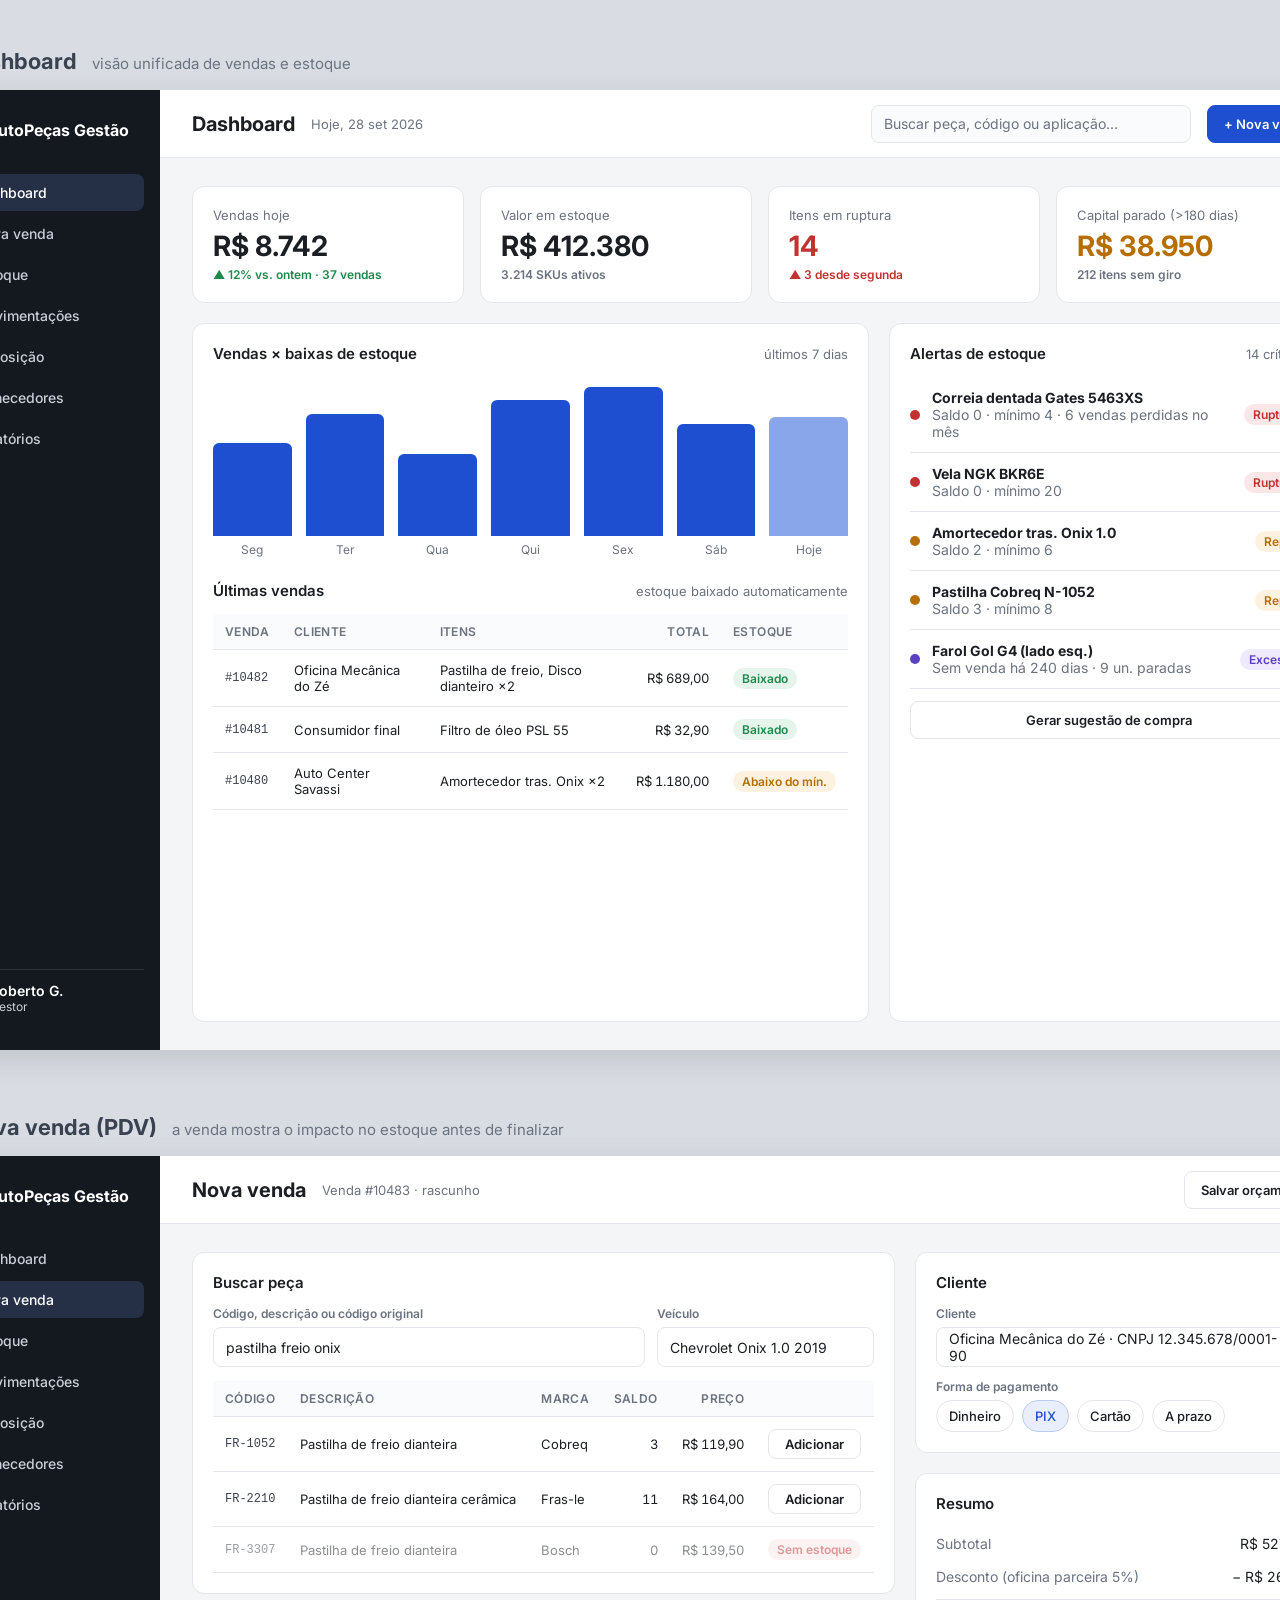
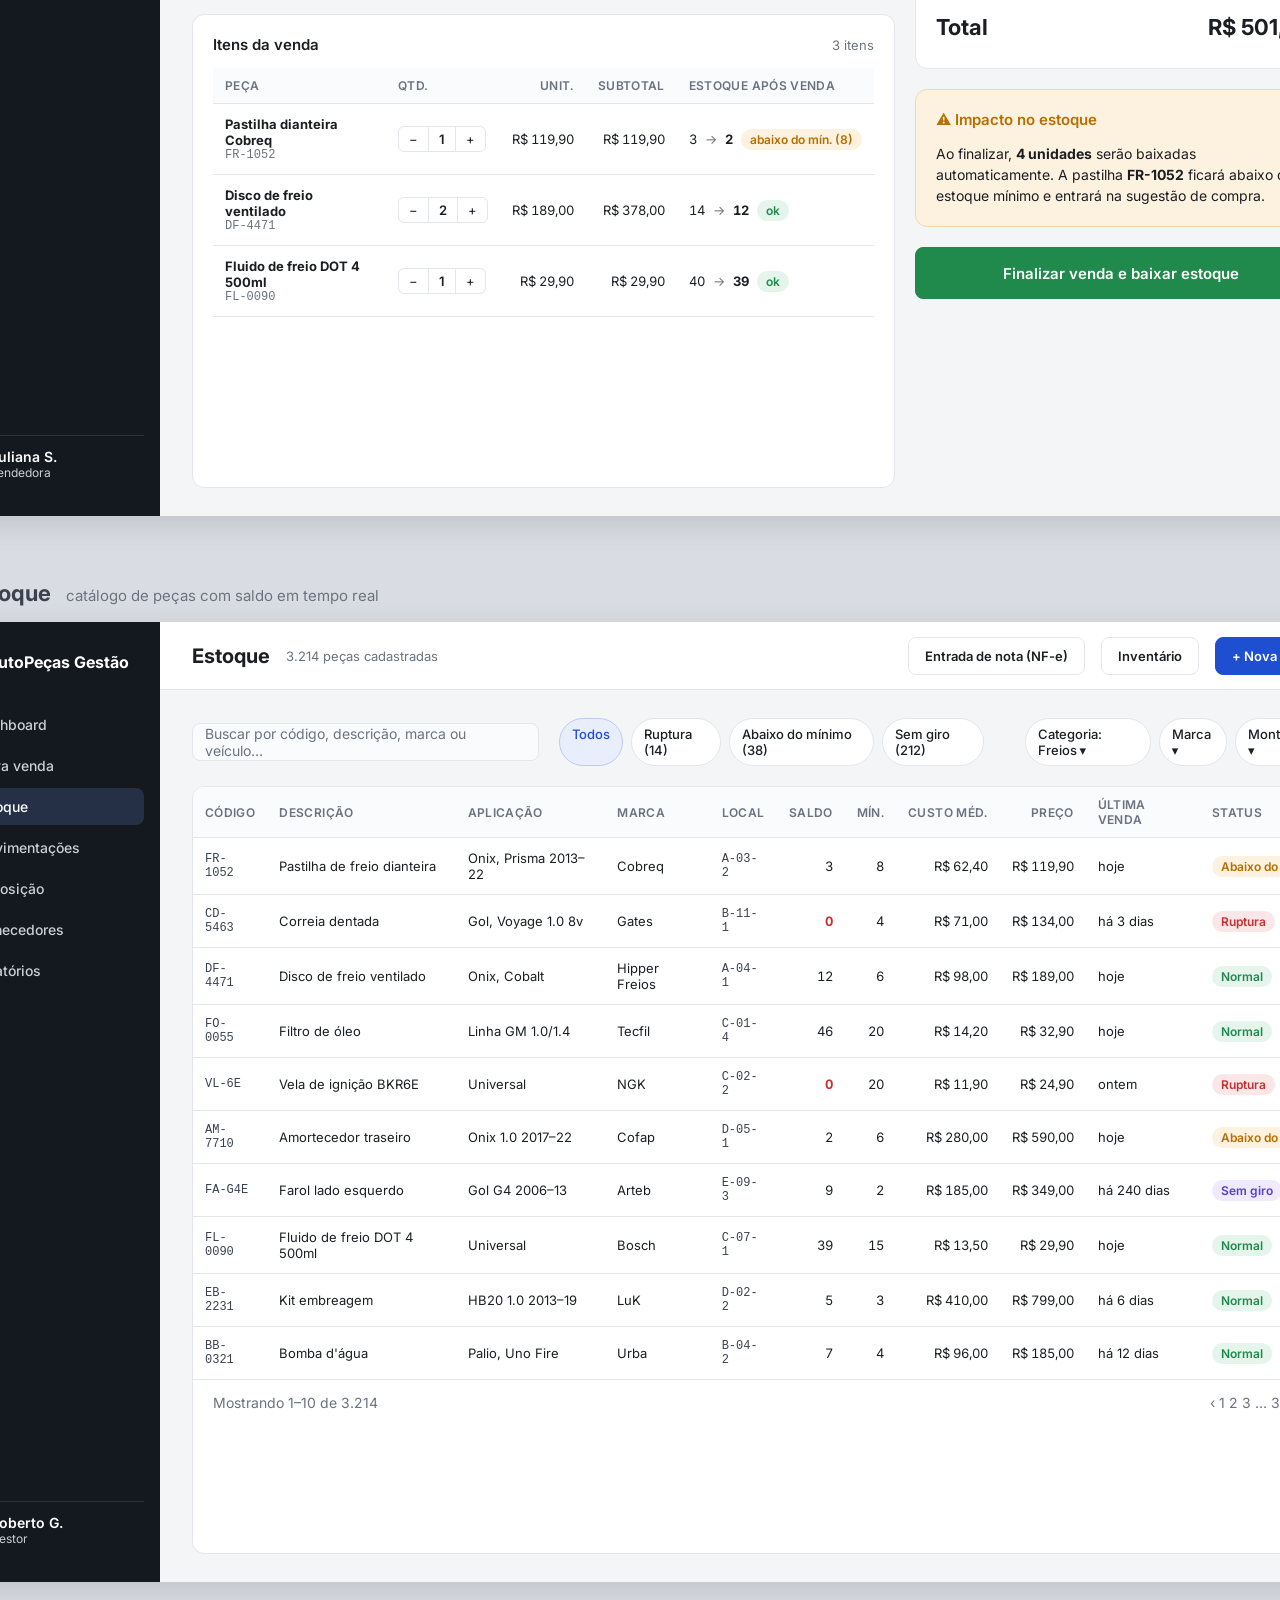
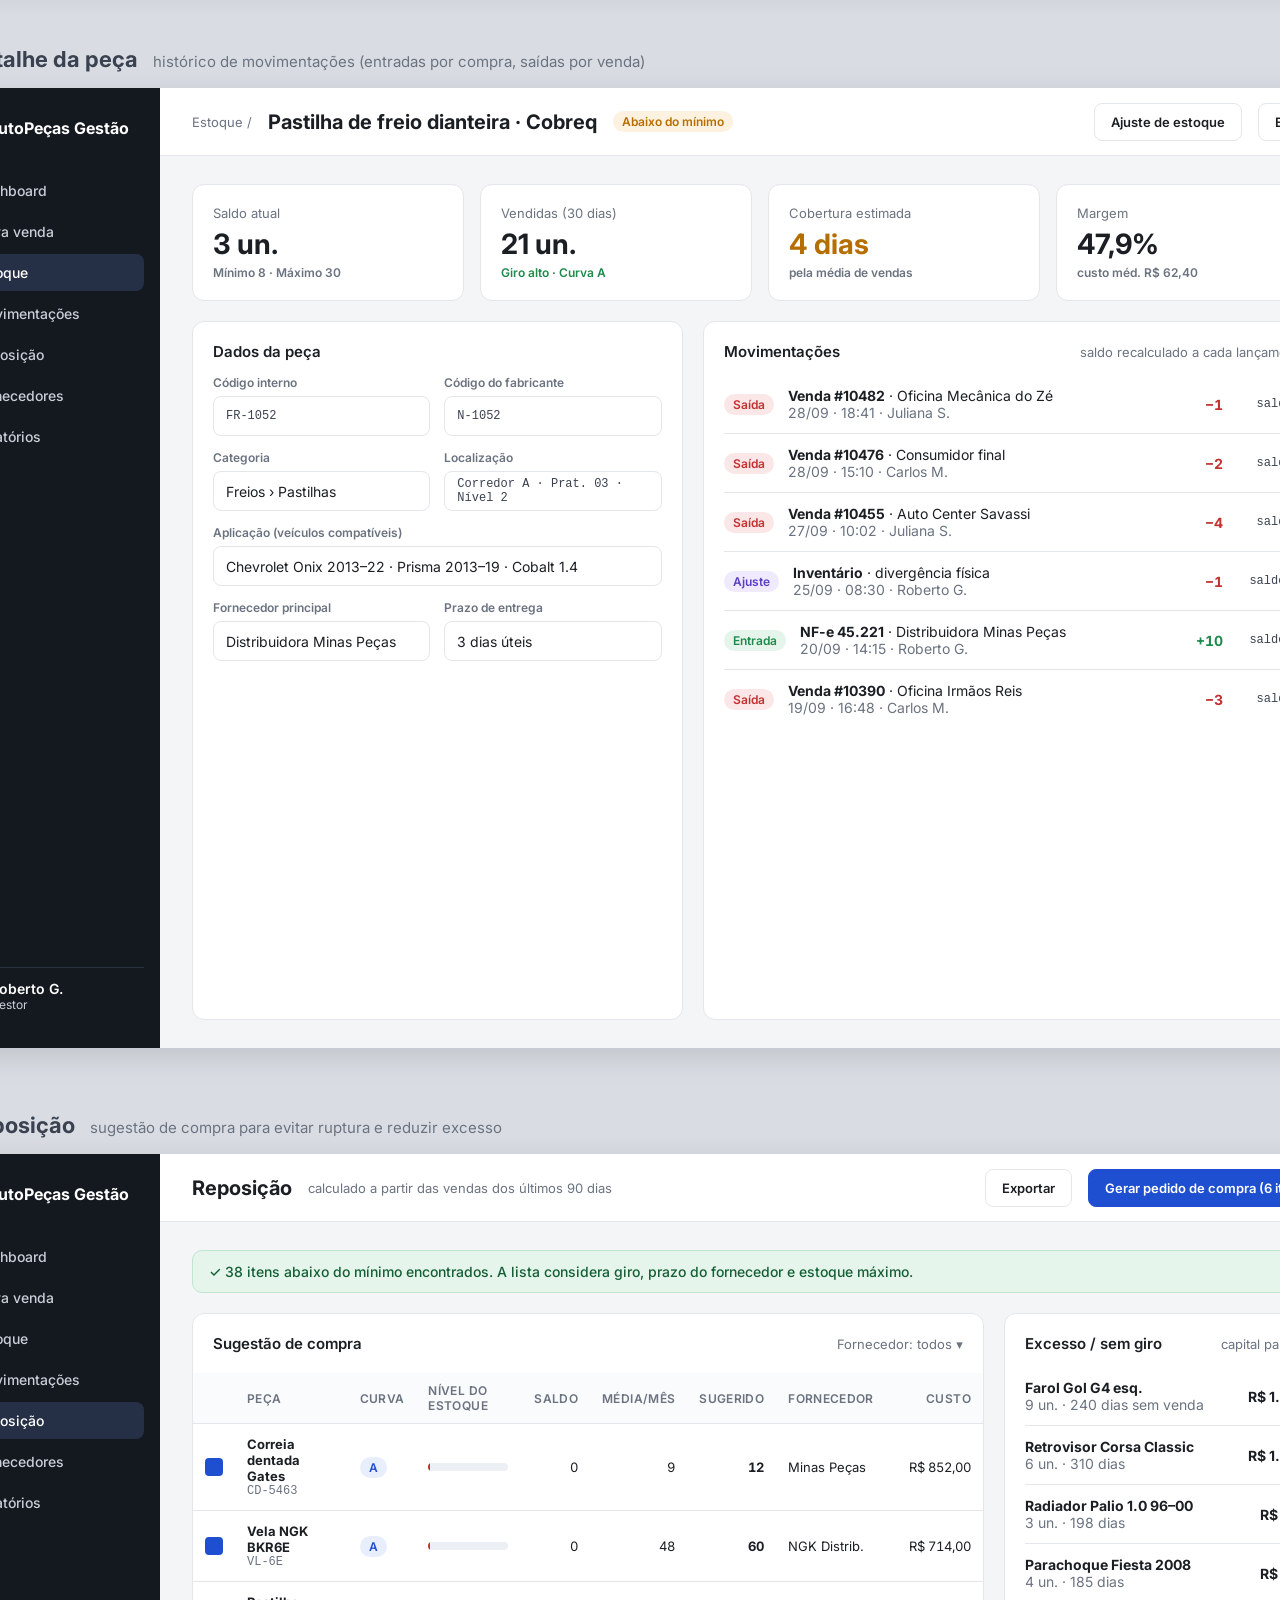
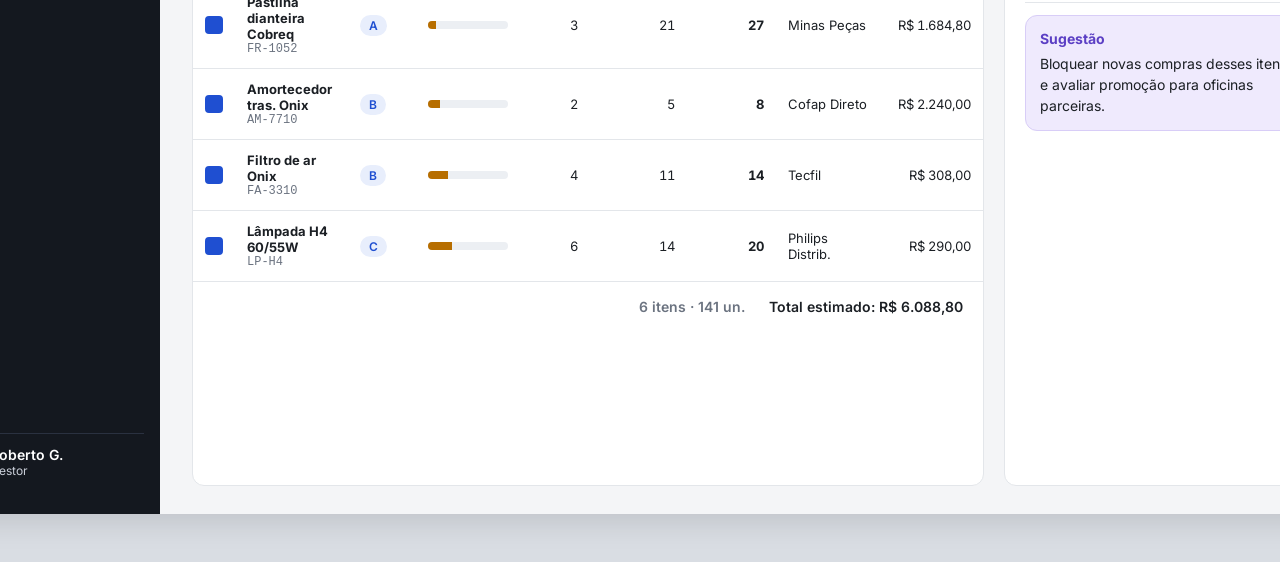
<file: prototipo/prototipo-estoque-autopecas.html>
<!DOCTYPE html>
<html lang="pt-BR">
<head>
<meta charset="UTF-8">
<title>Protótipo — Estoque Integrado a Vendas (Autopeças)</title>
<link href="https://fonts.googleapis.com/css2?family=Inter:wght@400;500;600;700&display=swap" rel="stylesheet">
<style>
  :root{
    --bg:#f4f5f7; --surface:#ffffff; --border:#e3e6ea; --text:#1b1f24; --muted:#6b7380;
    --primary:#1f4fd1; --primary-soft:#e8eefc; --dark:#14181f;
    --ok:#1f8a4c; --ok-soft:#e5f5ec; --warn:#b76e00; --warn-soft:#fdf2df;
    --danger:#c43131; --danger-soft:#fbe7e7; --info:#5b3fc4; --info-soft:#efeafd;
  }
  *{box-sizing:border-box;margin:0;padding:0}
  body{font-family:Inter,system-ui,sans-serif;background:#d9dde3;color:var(--text);font-size:14px;padding:48px;display:flex;flex-direction:column;gap:64px;align-items:center}
  .label{font-size:22px;font-weight:700;color:#3a4150;width:1440px;margin-bottom:-48px}
  .label span{font-weight:400;color:#6b7380;font-size:15px;margin-left:10px}
  .frame{width:1440px;height:960px;background:var(--bg);display:flex;border-radius:12px;overflow:hidden;box-shadow:0 8px 30px rgba(0,0,0,.12)}
  /* sidebar */
  .side{width:240px;background:var(--dark);color:#c9ced8;padding:24px 16px;display:flex;flex-direction:column;gap:4px;flex-shrink:0}
  .brand{display:flex;align-items:center;gap:10px;color:#fff;font-weight:700;font-size:16px;padding:0 8px 24px}
  .logo{width:32px;height:32px;border-radius:8px;background:var(--primary);display:grid;place-items:center;font-size:14px}
  .nav{padding:10px 12px;border-radius:8px;display:flex;align-items:center;gap:10px;font-weight:500}
  .nav.active{background:#253047;color:#fff}
  .ico{width:16px;height:16px;border-radius:4px;border:2px solid currentColor;opacity:.8}
  .side .foot{margin-top:auto;padding:12px;border-top:1px solid #2a3140;display:flex;gap:10px;align-items:center}
  .avatar{width:32px;height:32px;border-radius:50%;background:#3a4a6b;display:grid;place-items:center;color:#fff;font-weight:600;font-size:12px}
  /* main */
  .main{flex:1;display:flex;flex-direction:column;min-width:0}
  .top{height:68px;background:var(--surface);border-bottom:1px solid var(--border);display:flex;align-items:center;padding:0 32px;gap:16px}
  .top h1{font-size:20px;font-weight:700}
  .crumb{color:var(--muted);font-size:13px}
  .spacer{flex:1}
  .search{width:320px;height:38px;border:1px solid var(--border);border-radius:8px;padding:0 12px;display:flex;align-items:center;color:var(--muted);background:#fafbfc}
  .btn{height:38px;padding:0 16px;border-radius:8px;border:1px solid var(--border);background:var(--surface);font-weight:600;display:inline-flex;align-items:center;gap:8px;font-size:13px}
  .btn.primary{background:var(--primary);color:#fff;border-color:var(--primary)}
  .btn.ok{background:var(--ok);color:#fff;border-color:var(--ok)}
  .content{padding:28px 32px;display:flex;flex-direction:column;gap:20px;flex:1;overflow:hidden}
  .card{background:var(--surface);border:1px solid var(--border);border-radius:12px;padding:20px}
  .card h3{font-size:15px;font-weight:600;margin-bottom:14px;display:flex;align-items:center;gap:8px}
  .card h3 .sub{font-weight:400;color:var(--muted);font-size:13px;margin-left:auto}
  .grid4{display:grid;grid-template-columns:repeat(4,1fr);gap:16px}
  .kpi .v{font-size:28px;font-weight:700;margin:6px 0 4px}
  .kpi .l{color:var(--muted);font-size:13px}
  .kpi .d{font-size:12px;font-weight:600}
  .up{color:var(--ok)} .down{color:var(--danger)}
  table{width:100%;border-collapse:collapse}
  th{text-align:left;font-size:12px;color:var(--muted);font-weight:600;text-transform:uppercase;letter-spacing:.03em;padding:10px 12px;border-bottom:1px solid var(--border);background:#fafbfc}
  td{padding:12px;border-bottom:1px solid var(--border);font-size:13px}
  td.num,th.num{text-align:right;white-space:nowrap;font-variant-numeric:tabular-nums}
  .mono{font-family:ui-monospace,Menlo,monospace;font-size:12px;color:#3a4150}
  .tag{display:inline-block;white-space:nowrap;padding:3px 9px;border-radius:999px;font-size:12px;font-weight:600}
  .t-ok{background:var(--ok-soft);color:var(--ok)} .t-warn{background:var(--warn-soft);color:var(--warn)}
  .t-danger{background:var(--danger-soft);color:var(--danger)} .t-info{background:var(--info-soft);color:var(--info)}
  .t-blue{background:var(--primary-soft);color:var(--primary)}
  .row{display:flex;gap:20px}
  .muted{color:var(--muted)}
  .chips{display:flex;gap:8px}
  .chip{padding:7px 12px;border:1px solid var(--border);border-radius:999px;background:var(--surface);font-size:13px;font-weight:500}
  .chip.on{background:var(--primary-soft);border-color:#bccbf5;color:var(--primary)}
  .bars{display:flex;align-items:stretch;gap:14px;height:180px;padding-top:10px}
  .bar{flex:1;display:flex;flex-direction:column;justify-content:flex-end;align-items:center;gap:6px;font-size:12px;color:var(--muted)}
  .bar i{display:block;width:100%;background:var(--primary);border-radius:6px 6px 0 0}
  .alert{display:flex;gap:12px;align-items:center;padding:12px 0;border-bottom:1px solid var(--border)}
  .alert:last-child{border-bottom:0}
  .dot{width:10px;height:10px;border-radius:50%;flex-shrink:0}
  .field{display:flex;flex-direction:column;gap:6px}
  .field label{font-size:12px;font-weight:600;color:var(--muted)}
  .input{height:40px;border:1px solid var(--border);border-radius:8px;padding:0 12px;display:flex;align-items:center;background:#fff}
  .qty{display:inline-flex;border:1px solid var(--border);border-radius:6px;overflow:hidden}
  .qty span{padding:4px 10px}
  .qty span:nth-child(2){border-left:1px solid var(--border);border-right:1px solid var(--border);font-weight:600}
  .total{display:flex;justify-content:space-between;padding:8px 0}
  .total.big{font-size:22px;font-weight:700;border-top:1px solid var(--border);padding-top:14px;margin-top:6px}
  .impact{display:flex;align-items:center;gap:8px;font-variant-numeric:tabular-nums}
  .arrow{color:var(--muted)}
  .timeline{display:flex;flex-direction:column}
  .tl{display:flex;gap:14px;padding:12px 0;border-bottom:1px solid var(--border);align-items:center}
  .tl .q{width:70px;text-align:right;font-weight:700;font-variant-numeric:tabular-nums}
  .progress{height:8px;background:#eceff3;border-radius:99px;overflow:hidden;width:80px}
  .progress i{display:block;height:100%}
  .banner{display:flex;gap:12px;align-items:center;background:var(--ok-soft);border:1px solid #bfe5cf;color:#155f35;border-radius:10px;padding:12px 16px;font-weight:500}
  .check{width:18px;height:18px;border:2px solid #b7bec9;border-radius:4px;display:inline-block;vertical-align:middle}
  .check.on{background:var(--primary);border-color:var(--primary)}
</style>
</head>
<body>

<!-- ================= TELA 1 — DASHBOARD ================= -->
<div class="label">01 · Dashboard <span>visão unificada de vendas e estoque</span></div>
<div class="frame">
  <aside class="side">
    <div class="brand"><div class="logo">AP</div>AutoPeças Gestão</div>
    <div class="nav active"><i class="ico"></i>Dashboard</div>
    <div class="nav"><i class="ico"></i>Nova venda</div>
    <div class="nav"><i class="ico"></i>Estoque</div>
    <div class="nav"><i class="ico"></i>Movimentações</div>
    <div class="nav"><i class="ico"></i>Reposição</div>
    <div class="nav"><i class="ico"></i>Fornecedores</div>
    <div class="nav"><i class="ico"></i>Relatórios</div>
    <div class="foot"><div class="avatar">RG</div><div><div style="color:#fff;font-weight:600">Roberto G.</div><div style="font-size:12px">Gestor</div></div></div>
  </aside>
  <main class="main">
    <div class="top"><h1>Dashboard</h1><span class="crumb">Hoje, 28 set 2026</span><div class="spacer"></div><div class="search">Buscar peça, código ou aplicação…</div><div class="btn primary">+ Nova venda</div></div>
    <div class="content">
      <div class="grid4">
        <div class="card kpi"><div class="l">Vendas hoje</div><div class="v">R$ 8.742</div><div class="d up">▲ 12% vs. ontem · 37 vendas</div></div>
        <div class="card kpi"><div class="l">Valor em estoque</div><div class="v">R$ 412.380</div><div class="d muted">3.214 SKUs ativos</div></div>
        <div class="card kpi"><div class="l">Itens em ruptura</div><div class="v" style="color:var(--danger)">14</div><div class="d down">▲ 3 desde segunda</div></div>
        <div class="card kpi"><div class="l">Capital parado (&gt;180 dias)</div><div class="v" style="color:var(--warn)">R$ 38.950</div><div class="d muted">212 itens sem giro</div></div>
      </div>
      <div class="row" style="flex:1;min-height:0">
        <div class="card" style="flex:1.6">
          <h3>Vendas × baixas de estoque <span class="sub">últimos 7 dias</span></h3>
          <div class="bars">
            <div class="bar"><i style="height:55%"></i>Seg</div><div class="bar"><i style="height:72%"></i>Ter</div>
            <div class="bar"><i style="height:48%"></i>Qua</div><div class="bar"><i style="height:80%"></i>Qui</div>
            <div class="bar"><i style="height:92%"></i>Sex</div><div class="bar"><i style="height:66%"></i>Sáb</div>
            <div class="bar"><i style="height:70%;background:#8aa6ea"></i>Hoje</div>
          </div>
          <h3 style="margin-top:24px">Últimas vendas <span class="sub">estoque baixado automaticamente</span></h3>
          <table>
            <tr><th>Venda</th><th>Cliente</th><th>Itens</th><th class="num">Total</th><th>Estoque</th></tr>
            <tr><td class="mono">#10482</td><td>Oficina Mecânica do Zé</td><td>Pastilha de freio, Disco dianteiro ×2</td><td class="num">R$ 689,00</td><td><span class="tag t-ok">Baixado</span></td></tr>
            <tr><td class="mono">#10481</td><td>Consumidor final</td><td>Filtro de óleo PSL 55</td><td class="num">R$ 32,90</td><td><span class="tag t-ok">Baixado</span></td></tr>
            <tr><td class="mono">#10480</td><td>Auto Center Savassi</td><td>Amortecedor tras. Onix ×2</td><td class="num">R$ 1.180,00</td><td><span class="tag t-warn">Abaixo do mín.</span></td></tr>
          </table>
        </div>
        <div class="card" style="flex:1">
          <h3>Alertas de estoque <span class="sub">14 críticos</span></h3>
          <div class="alert"><span class="dot" style="background:var(--danger)"></span><div style="flex:1"><b>Correia dentada Gates 5463XS</b><div class="muted">Saldo 0 · mínimo 4 · 6 vendas perdidas no mês</div></div><span class="tag t-danger">Ruptura</span></div>
          <div class="alert"><span class="dot" style="background:var(--danger)"></span><div style="flex:1"><b>Vela NGK BKR6E</b><div class="muted">Saldo 0 · mínimo 20</div></div><span class="tag t-danger">Ruptura</span></div>
          <div class="alert"><span class="dot" style="background:var(--warn)"></span><div style="flex:1"><b>Amortecedor tras. Onix 1.0</b><div class="muted">Saldo 2 · mínimo 6</div></div><span class="tag t-warn">Repor</span></div>
          <div class="alert"><span class="dot" style="background:var(--warn)"></span><div style="flex:1"><b>Pastilha Cobreq N-1052</b><div class="muted">Saldo 3 · mínimo 8</div></div><span class="tag t-warn">Repor</span></div>
          <div class="alert"><span class="dot" style="background:var(--info)"></span><div style="flex:1"><b>Farol Gol G4 (lado esq.)</b><div class="muted">Sem venda há 240 dias · 9 un. paradas</div></div><span class="tag t-info">Excesso</span></div>
          <div class="btn" style="margin-top:12px;width:100%;justify-content:center">Gerar sugestão de compra</div>
        </div>
      </div>
    </div>
  </main>
</div>

<!-- ================= TELA 2 — NOVA VENDA (PDV) ================= -->
<div class="label">02 · Nova venda (PDV) <span>a venda mostra o impacto no estoque antes de finalizar</span></div>
<div class="frame">
  <aside class="side">
    <div class="brand"><div class="logo">AP</div>AutoPeças Gestão</div>
    <div class="nav"><i class="ico"></i>Dashboard</div>
    <div class="nav active"><i class="ico"></i>Nova venda</div>
    <div class="nav"><i class="ico"></i>Estoque</div>
    <div class="nav"><i class="ico"></i>Movimentações</div>
    <div class="nav"><i class="ico"></i>Reposição</div>
    <div class="nav"><i class="ico"></i>Fornecedores</div>
    <div class="nav"><i class="ico"></i>Relatórios</div>
    <div class="foot"><div class="avatar">JS</div><div><div style="color:#fff;font-weight:600">Juliana S.</div><div style="font-size:12px">Vendedora</div></div></div>
  </aside>
  <main class="main">
    <div class="top"><h1>Nova venda</h1><span class="crumb">Venda #10483 · rascunho</span><div class="spacer"></div><div class="btn">Salvar orçamento</div></div>
    <div class="content" style="flex-direction:row">
      <div style="flex:1.7;display:flex;flex-direction:column;gap:20px">
        <div class="card">
          <h3>Buscar peça</h3>
          <div class="row" style="gap:12px">
            <div class="field" style="flex:2"><label>Código, descrição ou código original</label><div class="input">pastilha freio onix</div></div>
            <div class="field" style="flex:1"><label>Veículo</label><div class="input">Chevrolet Onix 1.0 2019</div></div>
          </div>
          <table style="margin-top:14px">
            <tr><th>Código</th><th>Descrição</th><th>Marca</th><th class="num">Saldo</th><th class="num">Preço</th><th></th></tr>
            <tr><td class="mono">FR-1052</td><td>Pastilha de freio dianteira</td><td>Cobreq</td><td class="num">3</td><td class="num">R$ 119,90</td><td><span class="btn" style="height:30px">Adicionar</span></td></tr>
            <tr><td class="mono">FR-2210</td><td>Pastilha de freio dianteira cerâmica</td><td>Fras-le</td><td class="num">11</td><td class="num">R$ 164,00</td><td><span class="btn" style="height:30px">Adicionar</span></td></tr>
            <tr style="opacity:.5"><td class="mono">FR-3307</td><td>Pastilha de freio dianteira</td><td>Bosch</td><td class="num">0</td><td class="num">R$ 139,50</td><td><span class="tag t-danger">Sem estoque</span></td></tr>
          </table>
        </div>
        <div class="card" style="flex:1">
          <h3>Itens da venda <span class="sub">3 itens</span></h3>
          <table>
            <tr><th>Peça</th><th>Qtd.</th><th class="num">Unit.</th><th class="num">Subtotal</th><th>Estoque após venda</th></tr>
            <tr><td><b>Pastilha dianteira Cobreq</b><div class="muted mono">FR-1052</div></td><td><span class="qty"><span>−</span><span>1</span><span>+</span></span></td><td class="num">R$ 119,90</td><td class="num">R$ 119,90</td><td><span class="impact">3 <span class="arrow">→</span> <b>2</b> <span class="tag t-warn">abaixo do mín. (8)</span></span></td></tr>
            <tr><td><b>Disco de freio ventilado</b><div class="muted mono">DF-4471</div></td><td><span class="qty"><span>−</span><span>2</span><span>+</span></span></td><td class="num">R$ 189,00</td><td class="num">R$ 378,00</td><td><span class="impact">14 <span class="arrow">→</span> <b>12</b> <span class="tag t-ok">ok</span></span></td></tr>
            <tr><td><b>Fluido de freio DOT 4 500ml</b><div class="muted mono">FL-0090</div></td><td><span class="qty"><span>−</span><span>1</span><span>+</span></span></td><td class="num">R$ 29,90</td><td class="num">R$ 29,90</td><td><span class="impact">40 <span class="arrow">→</span> <b>39</b> <span class="tag t-ok">ok</span></span></td></tr>
          </table>
        </div>
      </div>
      <div style="flex:1;display:flex;flex-direction:column;gap:20px">
        <div class="card">
          <h3>Cliente</h3>
          <div class="field"><label>Cliente</label><div class="input">Oficina Mecânica do Zé · CNPJ 12.345.678/0001-90</div></div>
          <div class="field" style="margin-top:12px"><label>Forma de pagamento</label>
            <div class="chips"><span class="chip">Dinheiro</span><span class="chip on">PIX</span><span class="chip">Cartão</span><span class="chip">A prazo</span></div></div>
        </div>
        <div class="card">
          <h3>Resumo</h3>
          <div class="total"><span class="muted">Subtotal</span><span>R$ 527,80</span></div>
          <div class="total"><span class="muted">Desconto (oficina parceira 5%)</span><span>− R$ 26,39</span></div>
          <div class="total big"><span>Total</span><span>R$ 501,41</span></div>
        </div>
        <div class="card" style="background:var(--warn-soft);border-color:#f1d9ac">
          <h3 style="color:var(--warn)">⚠ Impacto no estoque</h3>
          <p style="line-height:1.5">Ao finalizar, <b>4 unidades</b> serão baixadas automaticamente. A pastilha <b>FR-1052</b> ficará abaixo do estoque mínimo e entrará na sugestão de compra.</p>
        </div>
        <div class="btn ok" style="height:52px;justify-content:center;font-size:15px">Finalizar venda e baixar estoque</div>
      </div>
    </div>
  </main>
</div>

<!-- ================= TELA 3 — ESTOQUE ================= -->
<div class="label">03 · Estoque <span>catálogo de peças com saldo em tempo real</span></div>
<div class="frame">
  <aside class="side">
    <div class="brand"><div class="logo">AP</div>AutoPeças Gestão</div>
    <div class="nav"><i class="ico"></i>Dashboard</div>
    <div class="nav"><i class="ico"></i>Nova venda</div>
    <div class="nav active"><i class="ico"></i>Estoque</div>
    <div class="nav"><i class="ico"></i>Movimentações</div>
    <div class="nav"><i class="ico"></i>Reposição</div>
    <div class="nav"><i class="ico"></i>Fornecedores</div>
    <div class="nav"><i class="ico"></i>Relatórios</div>
    <div class="foot"><div class="avatar">RG</div><div><div style="color:#fff;font-weight:600">Roberto G.</div><div style="font-size:12px">Gestor</div></div></div>
  </aside>
  <main class="main">
    <div class="top"><h1>Estoque</h1><span class="crumb">3.214 peças cadastradas</span><div class="spacer"></div><div class="btn">Entrada de nota (NF-e)</div><div class="btn">Inventário</div><div class="btn primary">+ Nova peça</div></div>
    <div class="content">
      <div class="row" style="align-items:center">
        <div class="search" style="width:380px">Buscar por código, descrição, marca ou veículo…</div>
        <div class="chips"><span class="chip on">Todos</span><span class="chip">Ruptura (14)</span><span class="chip">Abaixo do mínimo (38)</span><span class="chip">Sem giro (212)</span></div>
        <div class="spacer"></div>
        <div class="chips"><span class="chip">Categoria: Freios ▾</span><span class="chip">Marca ▾</span><span class="chip">Montadora ▾</span></div>
      </div>
      <div class="card" style="padding:0;overflow:hidden;flex:1">
        <table>
          <tr><th>Código</th><th>Descrição</th><th>Aplicação</th><th>Marca</th><th>Local</th><th class="num">Saldo</th><th class="num">Mín.</th><th class="num">Custo méd.</th><th class="num">Preço</th><th>Última venda</th><th>Status</th></tr>
          <tr><td class="mono">FR-1052</td><td>Pastilha de freio dianteira</td><td>Onix, Prisma 2013–22</td><td>Cobreq</td><td class="mono">A-03-2</td><td class="num">3</td><td class="num">8</td><td class="num">R$ 62,40</td><td class="num">R$ 119,90</td><td>hoje</td><td><span class="tag t-warn">Abaixo do mín.</span></td></tr>
          <tr><td class="mono">CD-5463</td><td>Correia dentada</td><td>Gol, Voyage 1.0 8v</td><td>Gates</td><td class="mono">B-11-1</td><td class="num" style="color:var(--danger);font-weight:700">0</td><td class="num">4</td><td class="num">R$ 71,00</td><td class="num">R$ 134,00</td><td>há 3 dias</td><td><span class="tag t-danger">Ruptura</span></td></tr>
          <tr><td class="mono">DF-4471</td><td>Disco de freio ventilado</td><td>Onix, Cobalt</td><td>Hipper Freios</td><td class="mono">A-04-1</td><td class="num">12</td><td class="num">6</td><td class="num">R$ 98,00</td><td class="num">R$ 189,00</td><td>hoje</td><td><span class="tag t-ok">Normal</span></td></tr>
          <tr><td class="mono">FO-0055</td><td>Filtro de óleo</td><td>Linha GM 1.0/1.4</td><td>Tecfil</td><td class="mono">C-01-4</td><td class="num">46</td><td class="num">20</td><td class="num">R$ 14,20</td><td class="num">R$ 32,90</td><td>hoje</td><td><span class="tag t-ok">Normal</span></td></tr>
          <tr><td class="mono">VL-6E</td><td>Vela de ignição BKR6E</td><td>Universal</td><td>NGK</td><td class="mono">C-02-2</td><td class="num" style="color:var(--danger);font-weight:700">0</td><td class="num">20</td><td class="num">R$ 11,90</td><td class="num">R$ 24,90</td><td>ontem</td><td><span class="tag t-danger">Ruptura</span></td></tr>
          <tr><td class="mono">AM-7710</td><td>Amortecedor traseiro</td><td>Onix 1.0 2017–22</td><td>Cofap</td><td class="mono">D-05-1</td><td class="num">2</td><td class="num">6</td><td class="num">R$ 280,00</td><td class="num">R$ 590,00</td><td>hoje</td><td><span class="tag t-warn">Abaixo do mín.</span></td></tr>
          <tr><td class="mono">FA-G4E</td><td>Farol lado esquerdo</td><td>Gol G4 2006–13</td><td>Arteb</td><td class="mono">E-09-3</td><td class="num">9</td><td class="num">2</td><td class="num">R$ 185,00</td><td class="num">R$ 349,00</td><td>há 240 dias</td><td><span class="tag t-info">Sem giro</span></td></tr>
          <tr><td class="mono">FL-0090</td><td>Fluido de freio DOT 4 500ml</td><td>Universal</td><td>Bosch</td><td class="mono">C-07-1</td><td class="num">39</td><td class="num">15</td><td class="num">R$ 13,50</td><td class="num">R$ 29,90</td><td>hoje</td><td><span class="tag t-ok">Normal</span></td></tr>
          <tr><td class="mono">EB-2231</td><td>Kit embreagem</td><td>HB20 1.0 2013–19</td><td>LuK</td><td class="mono">D-02-2</td><td class="num">5</td><td class="num">3</td><td class="num">R$ 410,00</td><td class="num">R$ 799,00</td><td>há 6 dias</td><td><span class="tag t-ok">Normal</span></td></tr>
          <tr><td class="mono">BB-0321</td><td>Bomba d'água</td><td>Palio, Uno Fire</td><td>Urba</td><td class="mono">B-04-2</td><td class="num">7</td><td class="num">4</td><td class="num">R$ 96,00</td><td class="num">R$ 185,00</td><td>há 12 dias</td><td><span class="tag t-ok">Normal</span></td></tr>
        </table>
        <div style="display:flex;justify-content:space-between;padding:14px 20px;color:var(--muted)"><span>Mostrando 1–10 de 3.214</span><span>‹ 1 2 3 … 322 ›</span></div>
      </div>
    </div>
  </main>
</div>

<!-- ================= TELA 4 — DETALHE DA PEÇA / MOVIMENTAÇÕES ================= -->
<div class="label">04 · Detalhe da peça <span>histórico de movimentações (entradas por compra, saídas por venda)</span></div>
<div class="frame">
  <aside class="side">
    <div class="brand"><div class="logo">AP</div>AutoPeças Gestão</div>
    <div class="nav"><i class="ico"></i>Dashboard</div>
    <div class="nav"><i class="ico"></i>Nova venda</div>
    <div class="nav active"><i class="ico"></i>Estoque</div>
    <div class="nav"><i class="ico"></i>Movimentações</div>
    <div class="nav"><i class="ico"></i>Reposição</div>
    <div class="nav"><i class="ico"></i>Fornecedores</div>
    <div class="nav"><i class="ico"></i>Relatórios</div>
    <div class="foot"><div class="avatar">RG</div><div><div style="color:#fff;font-weight:600">Roberto G.</div><div style="font-size:12px">Gestor</div></div></div>
  </aside>
  <main class="main">
    <div class="top"><span class="crumb">Estoque /</span><h1>Pastilha de freio dianteira · Cobreq</h1><span class="tag t-warn">Abaixo do mínimo</span><div class="spacer"></div><div class="btn">Ajuste de estoque</div><div class="btn">Editar</div></div>
    <div class="content">
      <div class="grid4">
        <div class="card kpi"><div class="l">Saldo atual</div><div class="v">3 un.</div><div class="d muted">Mínimo 8 · Máximo 30</div></div>
        <div class="card kpi"><div class="l">Vendidas (30 dias)</div><div class="v">21 un.</div><div class="d up">Giro alto · Curva A</div></div>
        <div class="card kpi"><div class="l">Cobertura estimada</div><div class="v" style="color:var(--warn)">4 dias</div><div class="d muted">pela média de vendas</div></div>
        <div class="card kpi"><div class="l">Margem</div><div class="v">47,9%</div><div class="d muted">custo méd. R$ 62,40</div></div>
      </div>
      <div class="row" style="flex:1;min-height:0">
        <div class="card" style="flex:1">
          <h3>Dados da peça</h3>
          <div style="display:grid;grid-template-columns:1fr 1fr;gap:14px">
            <div class="field"><label>Código interno</label><div class="input mono">FR-1052</div></div>
            <div class="field"><label>Código do fabricante</label><div class="input mono">N-1052</div></div>
            <div class="field"><label>Categoria</label><div class="input">Freios › Pastilhas</div></div>
            <div class="field"><label>Localização</label><div class="input mono">Corredor A · Prat. 03 · Nível 2</div></div>
            <div class="field" style="grid-column:span 2"><label>Aplicação (veículos compatíveis)</label><div class="input">Chevrolet Onix 2013–22 · Prisma 2013–19 · Cobalt 1.4</div></div>
            <div class="field"><label>Fornecedor principal</label><div class="input">Distribuidora Minas Peças</div></div>
            <div class="field"><label>Prazo de entrega</label><div class="input">3 dias úteis</div></div>
          </div>
        </div>
        <div class="card" style="flex:1.3">
          <h3>Movimentações <span class="sub">saldo recalculado a cada lançamento</span></h3>
          <div class="timeline">
            <div class="tl"><span class="tag t-danger">Saída</span><div style="flex:1"><b>Venda #10482</b> · Oficina Mecânica do Zé<div class="muted">28/09 · 18:41 · Juliana S.</div></div><span class="q down">−1</span><span class="mono" style="width:70px;text-align:right">saldo 3</span></div>
            <div class="tl"><span class="tag t-danger">Saída</span><div style="flex:1"><b>Venda #10476</b> · Consumidor final<div class="muted">28/09 · 15:10 · Carlos M.</div></div><span class="q down">−2</span><span class="mono" style="width:70px;text-align:right">saldo 4</span></div>
            <div class="tl"><span class="tag t-danger">Saída</span><div style="flex:1"><b>Venda #10455</b> · Auto Center Savassi<div class="muted">27/09 · 10:02 · Juliana S.</div></div><span class="q down">−4</span><span class="mono" style="width:70px;text-align:right">saldo 6</span></div>
            <div class="tl"><span class="tag t-info">Ajuste</span><div style="flex:1"><b>Inventário</b> · divergência física<div class="muted">25/09 · 08:30 · Roberto G.</div></div><span class="q down">−1</span><span class="mono" style="width:70px;text-align:right">saldo 10</span></div>
            <div class="tl"><span class="tag t-ok">Entrada</span><div style="flex:1"><b>NF-e 45.221</b> · Distribuidora Minas Peças<div class="muted">20/09 · 14:15 · Roberto G.</div></div><span class="q up">+10</span><span class="mono" style="width:70px;text-align:right">saldo 11</span></div>
            <div class="tl" style="border-bottom:0"><span class="tag t-danger">Saída</span><div style="flex:1"><b>Venda #10390</b> · Oficina Irmãos Reis<div class="muted">19/09 · 16:48 · Carlos M.</div></div><span class="q down">−3</span><span class="mono" style="width:70px;text-align:right">saldo 1</span></div>
          </div>
        </div>
      </div>
    </div>
  </main>
</div>

<!-- ================= TELA 5 — REPOSIÇÃO ================= -->
<div class="label">05 · Reposição <span>sugestão de compra para evitar ruptura e reduzir excesso</span></div>
<div class="frame">
  <aside class="side">
    <div class="brand"><div class="logo">AP</div>AutoPeças Gestão</div>
    <div class="nav"><i class="ico"></i>Dashboard</div>
    <div class="nav"><i class="ico"></i>Nova venda</div>
    <div class="nav"><i class="ico"></i>Estoque</div>
    <div class="nav"><i class="ico"></i>Movimentações</div>
    <div class="nav active"><i class="ico"></i>Reposição</div>
    <div class="nav"><i class="ico"></i>Fornecedores</div>
    <div class="nav"><i class="ico"></i>Relatórios</div>
    <div class="foot"><div class="avatar">RG</div><div><div style="color:#fff;font-weight:600">Roberto G.</div><div style="font-size:12px">Gestor</div></div></div>
  </aside>
  <main class="main">
    <div class="top"><h1>Reposição</h1><span class="crumb">calculado a partir das vendas dos últimos 90 dias</span><div class="spacer"></div><div class="btn">Exportar</div><div class="btn primary">Gerar pedido de compra (6 itens)</div></div>
    <div class="content">
      <div class="banner">✓ 38 itens abaixo do mínimo encontrados. A lista considera giro, prazo do fornecedor e estoque máximo.</div>
      <div class="row" style="flex:1;min-height:0">
        <div class="card" style="flex:2.8;padding:0;overflow:hidden">
          <div style="padding:20px 20px 6px"><h3>Sugestão de compra <span class="sub">Fornecedor: todos ▾</span></h3></div>
          <table>
            <tr><th></th><th>Peça</th><th>Curva</th><th>Nível do estoque</th><th class="num">Saldo</th><th class="num">Média/mês</th><th class="num">Sugerido</th><th>Fornecedor</th><th class="num">Custo</th></tr>
            <tr><td><span class="check on"></span></td><td><b>Correia dentada Gates</b><div class="muted mono">CD-5463</div></td><td><span class="tag t-blue">A</span></td><td><div class="progress"><i style="width:2%;background:var(--danger)"></i></div></td><td class="num">0</td><td class="num">9</td><td class="num"><b>12</b></td><td>Minas Peças</td><td class="num">R$ 852,00</td></tr>
            <tr><td><span class="check on"></span></td><td><b>Vela NGK BKR6E</b><div class="muted mono">VL-6E</div></td><td><span class="tag t-blue">A</span></td><td><div class="progress"><i style="width:2%;background:var(--danger)"></i></div></td><td class="num">0</td><td class="num">48</td><td class="num"><b>60</b></td><td>NGK Distrib.</td><td class="num">R$ 714,00</td></tr>
            <tr><td><span class="check on"></span></td><td><b>Pastilha dianteira Cobreq</b><div class="muted mono">FR-1052</div></td><td><span class="tag t-blue">A</span></td><td><div class="progress"><i style="width:10%;background:var(--warn)"></i></div></td><td class="num">3</td><td class="num">21</td><td class="num"><b>27</b></td><td>Minas Peças</td><td class="num">R$ 1.684,80</td></tr>
            <tr><td><span class="check on"></span></td><td><b>Amortecedor tras. Onix</b><div class="muted mono">AM-7710</div></td><td><span class="tag t-blue">B</span></td><td><div class="progress"><i style="width:15%;background:var(--warn)"></i></div></td><td class="num">2</td><td class="num">5</td><td class="num"><b>8</b></td><td>Cofap Direto</td><td class="num">R$ 2.240,00</td></tr>
            <tr><td><span class="check on"></span></td><td><b>Filtro de ar Onix</b><div class="muted mono">FA-3310</div></td><td><span class="tag t-blue">B</span></td><td><div class="progress"><i style="width:25%;background:var(--warn)"></i></div></td><td class="num">4</td><td class="num">11</td><td class="num"><b>14</b></td><td>Tecfil</td><td class="num">R$ 308,00</td></tr>
            <tr><td><span class="check on"></span></td><td><b>Lâmpada H4 60/55W</b><div class="muted mono">LP-H4</div></td><td><span class="tag t-blue">C</span></td><td><div class="progress"><i style="width:30%;background:var(--warn)"></i></div></td><td class="num">6</td><td class="num">14</td><td class="num"><b>20</b></td><td>Philips Distrib.</td><td class="num">R$ 290,00</td></tr>
          </table>
          <div style="display:flex;justify-content:flex-end;gap:24px;padding:16px 20px;font-weight:600"><span class="muted">6 itens · 141 un.</span><span>Total estimado: R$ 6.088,80</span></div>
        </div>
        <div class="card" style="flex:1">
          <h3>Excesso / sem giro <span class="sub">capital parado</span></h3>
          <div class="alert"><div style="flex:1"><b>Farol Gol G4 esq.</b><div class="muted">9 un. · 240 dias sem venda</div></div><b>R$ 1.665</b></div>
          <div class="alert"><div style="flex:1"><b>Retrovisor Corsa Classic</b><div class="muted">6 un. · 310 dias</div></div><b>R$ 1.020</b></div>
          <div class="alert"><div style="flex:1"><b>Radiador Palio 1.0 96–00</b><div class="muted">3 un. · 198 dias</div></div><b>R$ 870</b></div>
          <div class="alert"><div style="flex:1"><b>Parachoque Fiesta 2008</b><div class="muted">4 un. · 185 dias</div></div><b>R$ 760</b></div>
          <div class="card" style="background:var(--info-soft);border-color:#d8cdf7;margin-top:12px;padding:14px">
            <b style="color:var(--info)">Sugestão</b>
            <p style="margin-top:6px;line-height:1.5">Bloquear novas compras desses itens e avaliar promoção para oficinas parceiras.</p>
          </div>
        </div>
      </div>
    </div>
  </main>
</div>

</body>
</html>
</file>
